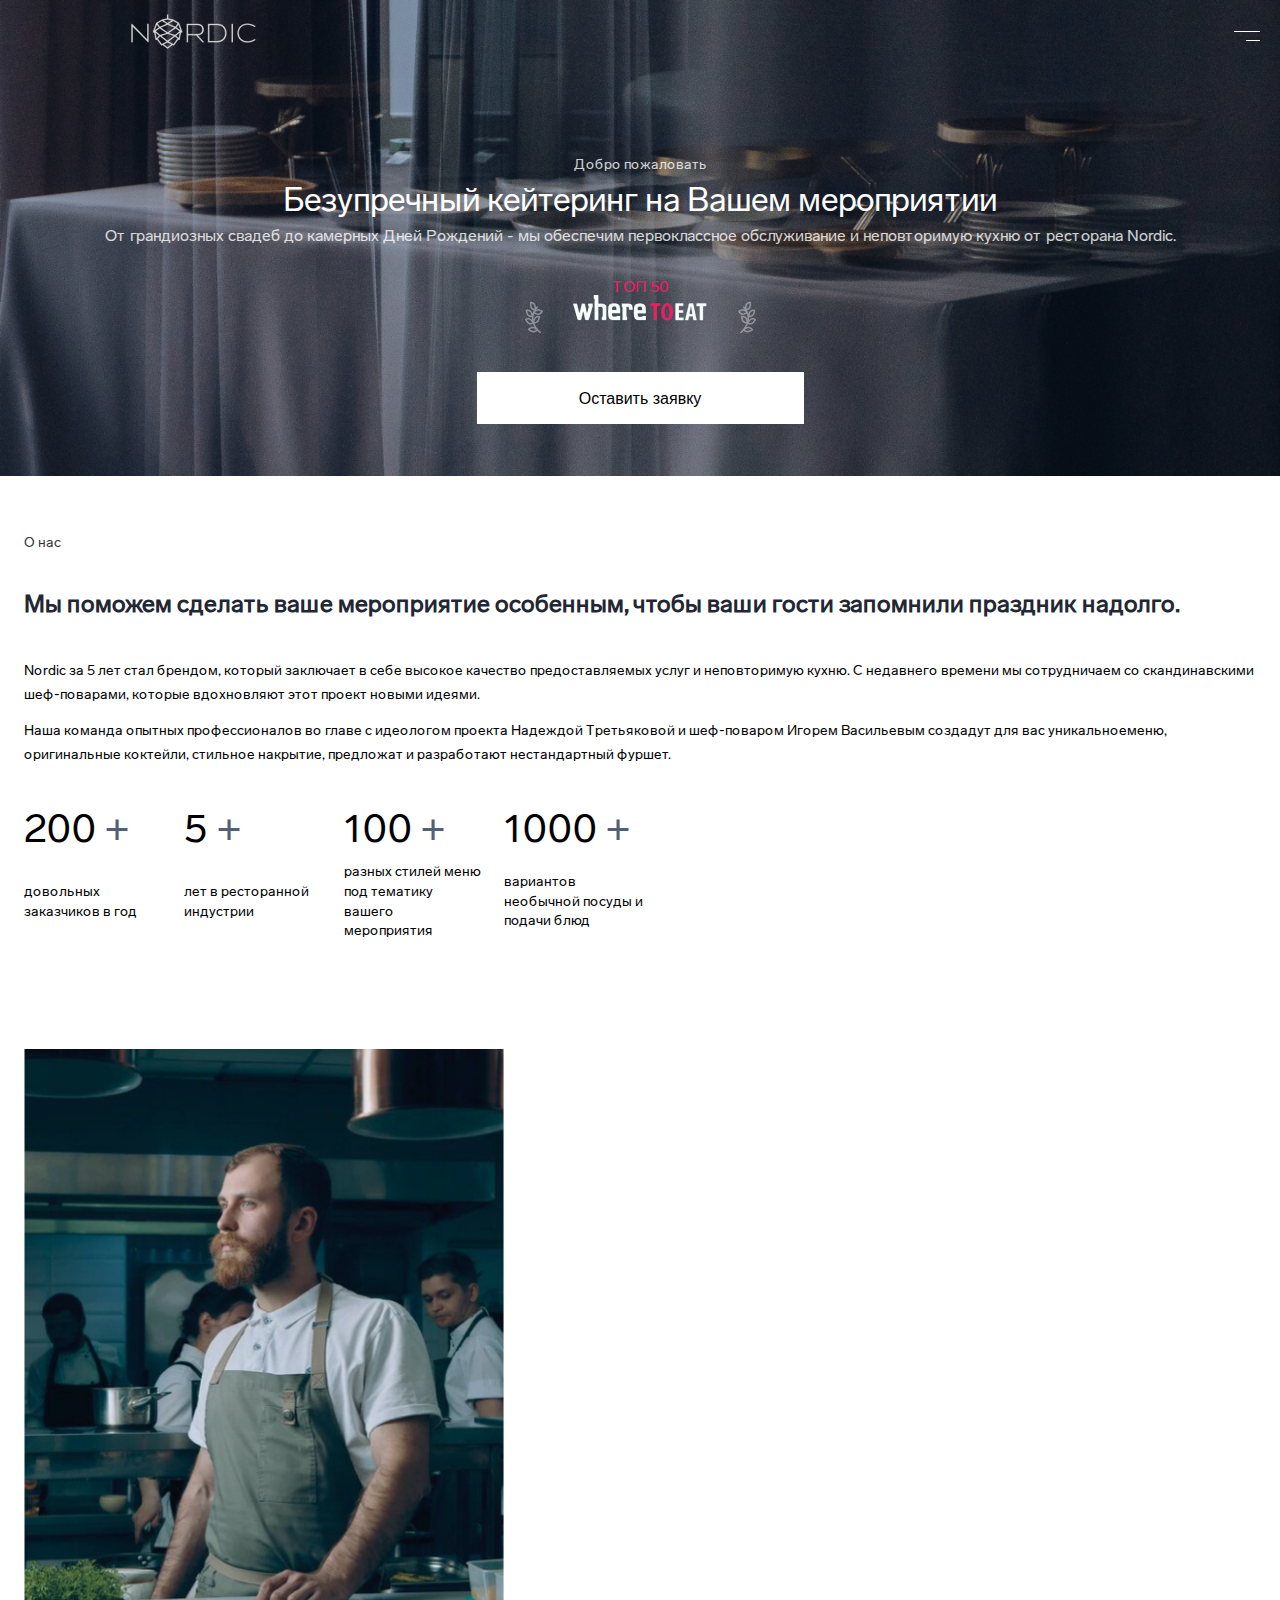
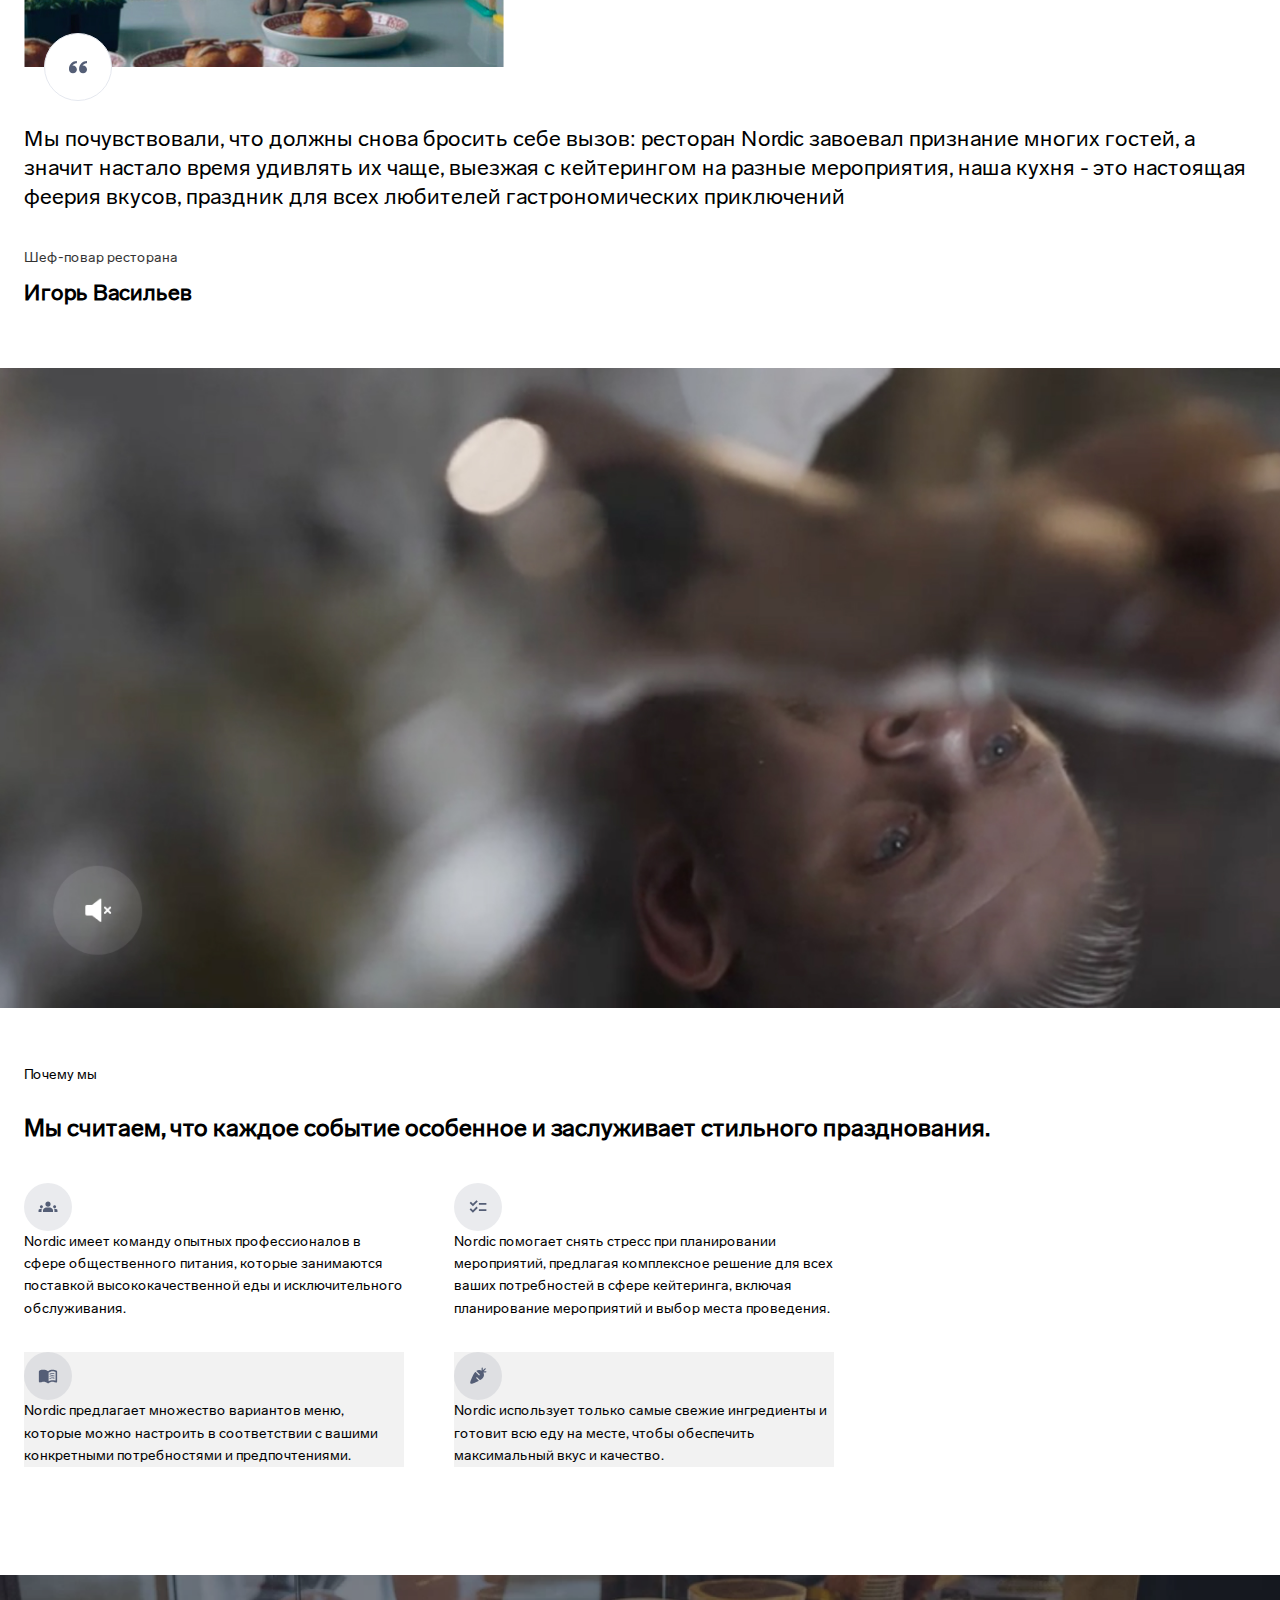
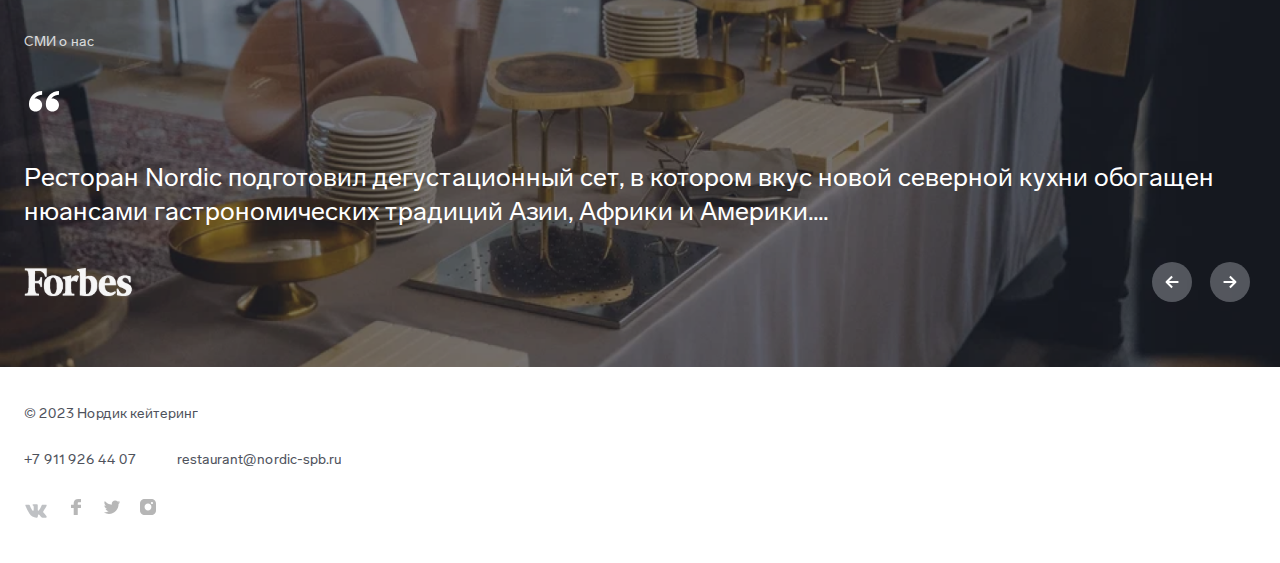
<file: index.html>
<!DOCTYPE html>
<html lang="ru">
    <head>
        <meta charset="UTF-8" >
        <meta name="viewport" content="width=device-width, initial-scale=1.0" >
        <title>Кейтеринг</title>
        <link rel="stylesheet" href="css/normalize.css">
        <link rel="stylesheet" href="css/style.css">
    </head>
    <body>
        <a class="skip-link" href="#main">
            Перейти к контенту
        </a>
    <header class = "header">
        <div class="dek-best-logo">
            <p class="dek-best">Лучший кейтеринг в Санкт-Петербурге</p>
            <div class="logo"> 
                <a class = "header-link-catering" href=""><img class= "logo-i" src="img/logo.png" alt="nordic" /></a>
            </div>
        </div>
        <div class="dek-number-menu">
            <div class="n-c">
                <p class="dek-number">+7 921 123 45 67</p>
                <a class="dek-number" href="#">contact@nordic-c.ru</a>
            </div>
            <nav class="dek-menu">
                <ul class="dek-list">
                    <li class="dek-item"><a class="dek-menu-text" href="">Вид кейтеринга </a><img src="img/menu-str.svg" alt=""></li>
                    <li class="dek-item"><a class="dek-menu-text" href="">События</a><img src="img/menu-str.svg" alt=""></li>
                    <li class="dek-item"><a class="dek-menu-text" href="">Площадки </a><img src="img/menu-str.svg" alt=""></li>
                    <li class="dek-item"><a class="dek-menu-text" href="">Услуги</a></li>
                    <li class="dek-item"><a class="dek-menu-text" href="">О компании</a><img src="img/menu-str.svg" alt=""></li>
                </ul>
            </nav>
        </div>
        <button class="hero-menu-btn"><img src="/img/menu.svg" alt="menu"></button>
    </header>
    <main id = "main">
        <section class="section-hero wrapper">
            <div class="section-hero-text">
                <p class ="hero-welcome">Добро пожаловать</p>
                <h1 class ="hero-catering">Безупречный кейтеринг на Вашем мероприятии</h1>
                <p class ="hero-description">
                    От грандиозных свадеб до камерных Дней Рождений - мы
                    обеспечим первоклассное обслуживание и неповторимую кухню от ресторана
                    Nordic.</p>
                </div>
                <div class="section-hero-text2 wrapper">
                    <p class ="hero-top">ТОП 50</p>
                    <div class="hero-img-row">
                        <img class ="hero-sheet-img" src="/img/sheet1.svg " alt="">
                        <img class ="hero-where-img"  src="/img/wheretoeat.png " alt="where to eat?">
                        <img  class="hero-sheet-img" src="/img/sheet2.svg " alt="">
                    </div>
                    <div class = "btcontainer">
                        <button class="hero-button">Оставить заявку</button>
                    </div>
                </div>
        </section>
        <section class="section-us">
            <div class = "container">
                <div class="dek-section-us">
                    <div class="dek-us-1">
                        <h2 class="hero-h2">О нас</h2>
                    </div>
                    <div class="dek-us-2">
                        <p class="us-help-p">
                            Мы поможем сделать ваше мероприятие особенным, чтобы ваши гости запомнили
                            праздник надолго.
                        </p>
                        <div class="us-brand-dek">
                            <p class="us-brand-p">
                                Nordic за 5 лет стал брендом, который заключает в себе высокое качество
                                предоставляемых услуг и неповторимую кухню. С недавнего времени мы
                                сотрудничаем со скандинавскими шеф-поварами, которые вдохновляют этот
                                проект новыми идеями.
                            </p>
                            <p class="us-brand-p2">
                                Наша команда опытных профессионалов во главе с идеологом проекта
                                Надеждой Третьяковой и шеф-поваром Игорем Васильевым создадут для вас
                                уникальноеменю, оригинальные коктейли, стильное накрытие, предложат и
                                разработают нестандартный фуршет.
                            </p>
                        </div>
                        <button class="dek-btn">Подробнее о компании</button>
                    </div>
                </div>
                <div class="ul-us-row">
                    <ul class="us-ul-digit1">
                        <li class="us-list-digit">
                            <p class="us-digit">200 <span class="us-plus"> + </span> </p>
                            <p class="us-list-p">довольных заказчиков в год</p>
                        </li>
                        <li class="us-list-digit">
                            <p class="us-digit">5 <span  class="us-plus"> + </span> </p>
                            <p class="us-list-p">лет в ресторанной индустрии</p>
                        </li>
                        <li class="us-list-digit">
                            <p class="us-digit">100 <span  class="us-plus"> + </span> </p>
                            <p class="us-list-p">разных стилей меню под тематику вашего мероприятия</p>
                        </li>
                        <li class="us-list-digit">
                            <p class="us-digit">1000 <span  class="us-plus"> + </span> </p>
                            <p class="us-list-p">вариантов необычной посуды и подачи блюд</p>
                        </li>
                    </ul>
                </div>
            </div>
        </section>
        <section class="section-shef">
            <div class = "container"> 
                <div class="dek-shef-1">
                    <img class="shef-img" src="/img/shef.jpg" alt="Игорь Васильев">
                    <div class="dek-shef-2">
                        <img class="img-ff" src="/img/ellipse.svg " alt="Кавычки">
                        <p class="shef-feel-p">Мы почувствовали, что должны снова бросить себе вызов: ресторан Nordic завоевал признание многих гостей, а значит настало время удивлять их чаще, выезжая с кейтерингом на разные мероприятия, наша кухня - это настоящая феерия вкусов, праздник для всех любителей гастрономических приключений</p>
                        <h2 class="hero-h2-shef">Шеф-повар ресторана</h2>
                        <p class="shef-name">
                        Игорь Васильев
                        </p>
                    </div>    
                </div>
            </div>
        </section>
        <section class="section-video">            
                <div class="video-container"><img class="shef-video" src="/img/video-dekstop.jpg" alt=""></div>   
        </section>
        <section class="section-whyus">
            <div class = "container">
                <div class="dek-whyus">
                    <h2 class="hero-h2-whyus">Почему мы</h2>
                    <div class="dek-whyus-ul">
                        <p class="whyus-think-p">Мы считаем, что каждое событие особенное и заслуживает стильного празднования.</p>
                        <div class="whyus-ul-item">
                            <ul class="bbb">
                                <li class="whyus-list">
                                    <img src="/img/people.svg" alt="люди" >
                                    <p class="whyus-list-p">
                                        Nordic имеет команду опытных профессионалов в сфере общественного питания, которые занимаются поставкой высококачественной еды и исключительного обслуживания.
                                    </p>
                                </li>
                                <li class="whyus-list">
                                    <img src="/img/book.svg" alt="книга" >
                                    <p class="whyus-list-p">
                                        Nordic предлагает множество вариантов меню, которые можно настроить в соответствии с вашими конкретными потребностями и предпочтениями.
                                    </p>
                                </li>
                            </ul>
                            <ul>
                                <li class="whyus-list">
                                    <img src="/img/task.svg" alt="список" >
                                    <p class="whyus-list-p">
                                        Nordic помогает снять стресс при планировании мероприятий, предлагая комплексное решение для всех ваших потребностей в сфере кейтеринга, включая планирование мероприятий и выбор места проведения.
                                    </p>
                                </li>
                                <li class="whyus-list">
                                    <img src="/img/carrot.svg" alt="морковь" >
                                    <p class="whyus-list-p">
                                        Nordic использует только самые свежие ингредиенты и готовит всю еду на месте, чтобы обеспечить максимальный вкус и качество.
                                    </p>
                                </li>
                                <!-- <div>
                                    <li class="whyus-list">
                                        <div class="loader"></div>
                                            <img class="aim" src="/img/carrot.svg" alt="морковь" >
                                            <p class="whyus-list-p">
                                                Nordic использует только самые свежие ингредиенты и готовит всю еду на месте, чтобы обеспечить максимальный вкус и качество.
                                            </p>
                                    </li>
                                </div> -->
                            </ul>
                        </div>
                    </div>
                </div>
            </div>
        </section>
        <section class="section-smi">
            <div class = "container">
                <div class="dek-smi">
                    <h2 class="hero-hsmi">СМИ о нас</h2>
                    <div class="dek-smi-2">
                        <img class="smi-img" src="/img/ff.svg" alt="Кавычки">
                        <p class="smi-text">
                            Ресторан Nordic подготовил дегустационный сет, в котором вкус новой северной кухни обогащен нюансами гастрономических традиций Азии, Африки и Америки....
                        </p>
                        <div class="forbes-arrow">
                            <img class="forbes-img" src="/img/forbes.svg" alt="Forbes">
                            <div class="arrow">
                                <button class="b-str1">
                                    <span class="sr-only"> стрелка влево</span>
                                    <img class="arrow-left-img" src="/img/arrowleft.svg" alt="">
                                </button>
                                <button class="b-str1">
                                    <span class="sr-only"> стрелка вправо</span>
                                    <img class="arrow-right-img" src="/img/arrowright.svg" alt="">
                                </button>
                            </div>
                        </div>
                    </div>
                </div>
            </div>
        </section>
        </main>
    <footer class="section-footer">
        <section class="container">
            <div class="dek-contact">
                <div class="dek-footer">
                    <p class="footer-list-contacts">© 2023 Нордик кейтеринг</p>
                    <ul class="footer-ul-contacts">
                        <li class="footer-list-contacts">+7 911 926 44 07</li>
                        <li>
                            <a href="" class="footer-list-contacts">restaurant@nordic-spb.ru</a>
                        </li>
                    </ul>
                </div>
                <div>
                    <ul class="footer-ul-icons">
                        <li class="footer-list-icons">
                            <a href=""> <img src="/img/vk2.svg" alt="VK"> </a>
                        </li>
                        <li class="footer-list-icons">
                            <a href=""> <img src="/img/fb.svg" alt="F"> </a>
                        </li>
                        <li class="footer-list-icons">
                            <a href=""> <img src="/img/twitter.svg" alt="TW"> </a>
                        </li>
                        <li class="footer-list-icons">
                            <a href=""> <img src="/img/insta.svg" alt="IG"> </a>
                        </li>
                    </ul>
                </div>
            </div>
        </section>
    </footer>
    </body>
</html>
</file>
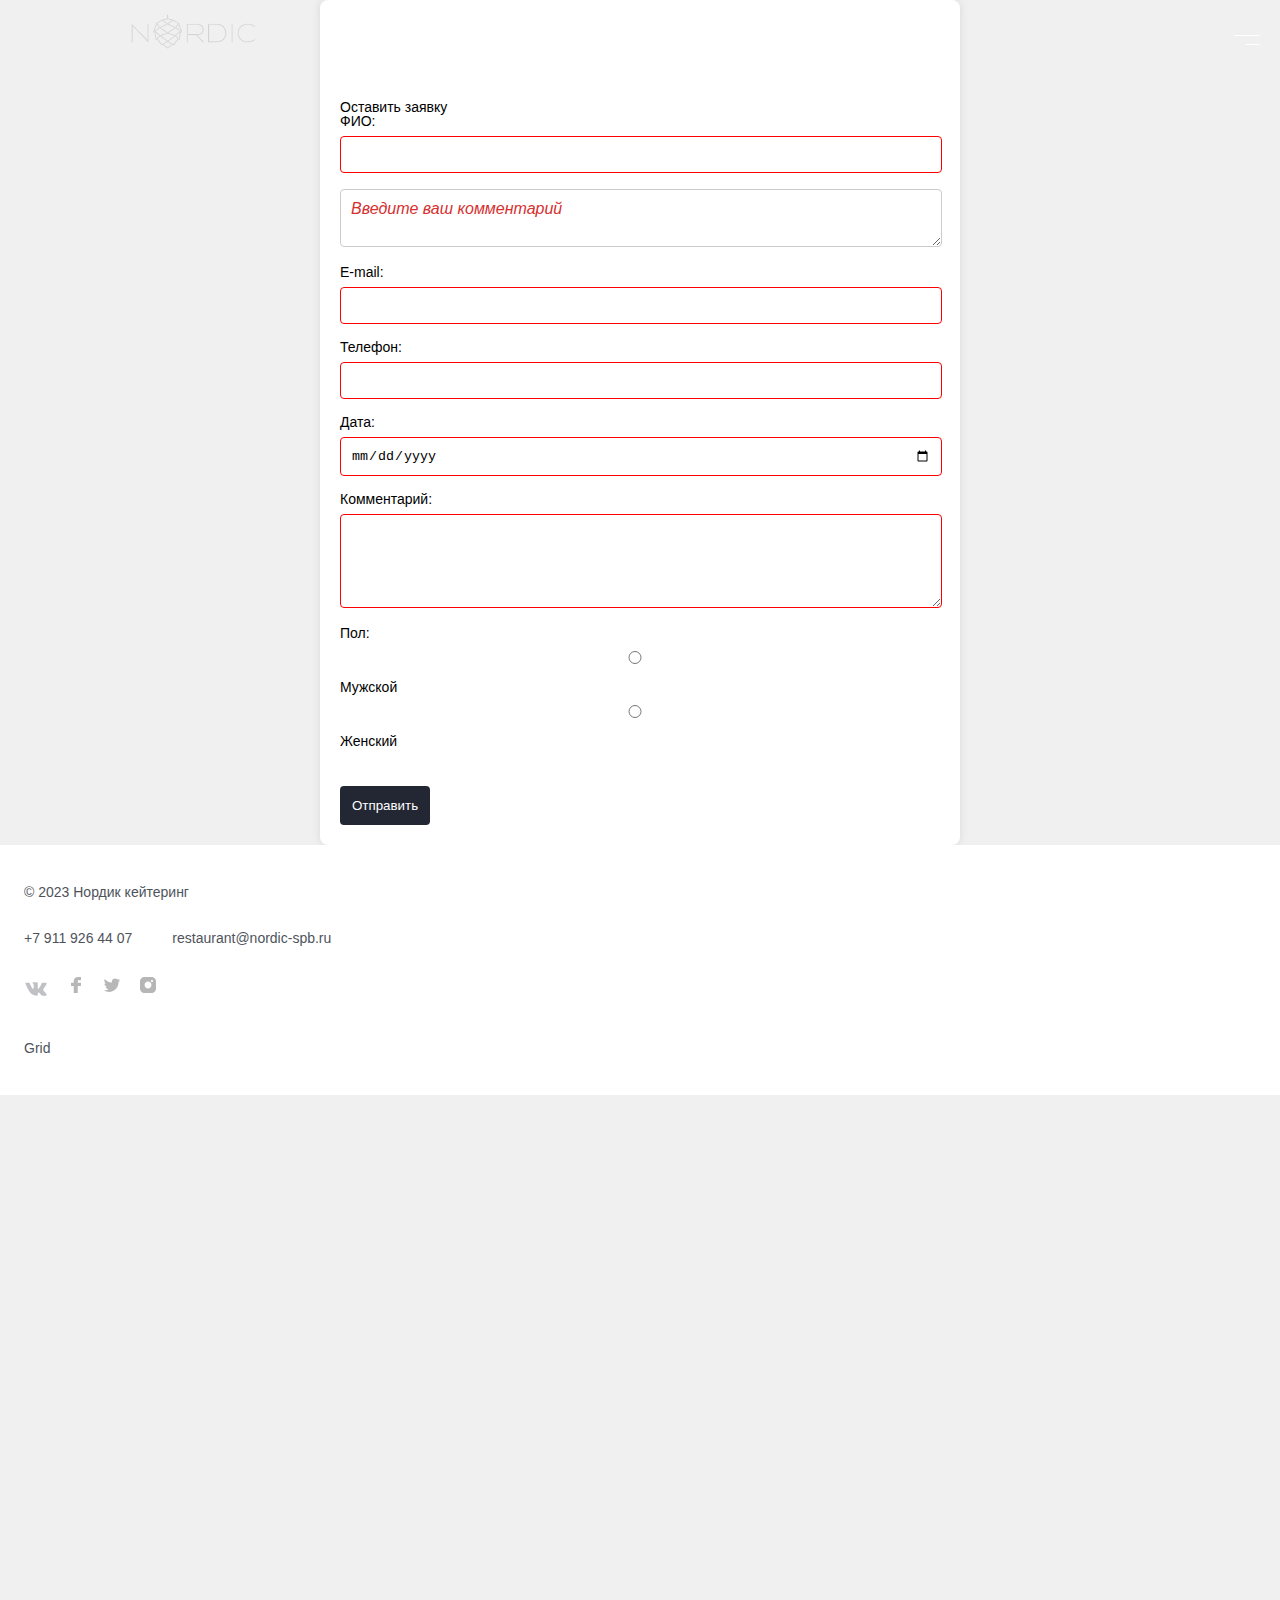
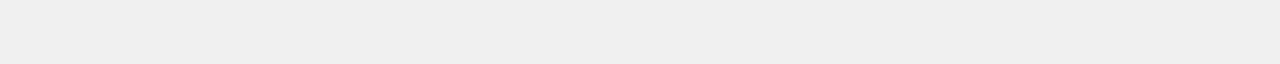
<file: form.html>
<!DOCTYPE html>
<html lang="en">
    <head>
        <meta charset="UTF-8" >
        <meta name="viewport" content="width=device-width, initial-scale=1.0" >
        <title>Кейтеринг</title>
        <link rel="stylesheet" href="css/normalize.css">
        <link rel="stylesheet" href="css/style.css">
        <link rel="stylesheet" href="css/form.css">
    </head>
    <body>
    <header class = "header">
        <a class = "header-link-catering" href=""><img class = "logo" src="img/logo.png" alt="nordic" /></a> 
        <button class="hero-menu-btn"><img src="/img/menu.svg" alt="menu"></button>
    </header>
    <main>
    <div class="container_form_page">
        <h2 class="hero_h2-form">Оставить заявку</h2>
        <form class="contact-form" action="https://httpbin.org/" method="post">
            <label for="fullname">ФИО:</label>
            <input type="text" id="fullname" name="fullname" required>
        
            <textarea placeholder="Введите ваш комментарий"></textarea>
        
            <label for="email">E-mail:</label>
            <input type="email" id="email" name="email" required>
        
            <label for="phone">Телефон:</label>
            <input type="tel" id="phone" name="phone" required>
        
            <label for="date">Дата:</label>
            <input type="date" id="date" name="date" required>
        
            <label for="comment">Комментарий:</label>
            <textarea id="comment" name="comment" rows="4" required></textarea>
        
            <label for="gender">Пол:</label>
            <div class="gender-container">
            <input type="radio" id="male" name="gender" value="male">
            <label for="male">Мужской</label>
        
            <input type="radio" id="female" name="gender" value="female">
            <label for="female">Женский</label>
            </div>
            
            <div class="button-container">
            <button type="submit" class="submit-button">Отправить</button>
            </div>
        </form>
    </div>
    </main>
    <footer class="section-footer">
        <section class="container">
            <p class="footer-list-contacts">© 2023 Нордик кейтеринг</p>
            <ul class="footer-ul-contacts">
                <li class="footer-list-contacts">+7 911 926 44 07</li>
                <li>
                    <a href="" class="footer-list-contacts">restaurant@nordic-spb.ru</a>
                </li>
            </ul>
            <ul class="footer-ul-icons">
                <li class="footer-list-icons">
                    <a href=""> <img src="/img/vk2.svg" alt="VK"> </a>
                </li>
                <li class="footer-list-icons">
                    <a href=""> <img src="/img/fb.svg" alt="F"> </a>
                </li>
                <li class="footer-list-icons">
                    <a href=""> <img src="/img/twitter.svg" alt="TW"> </a>
                </li>
                <li class="footer-list-icons">
                    <a href=""> <img src="/img/insta.svg" alt="IG"> </a>
                </li>
            </ul>
            <a class="footer-list-contacts" href="grid.html">Grid</a>
        </section>
        <div class="logof">
            <a class = "header-link-catering" href=""><img class= "logo-i" src="img/logo.png" alt="nordic" /></a>
        </div>
    </footer>
    </body>
</file>
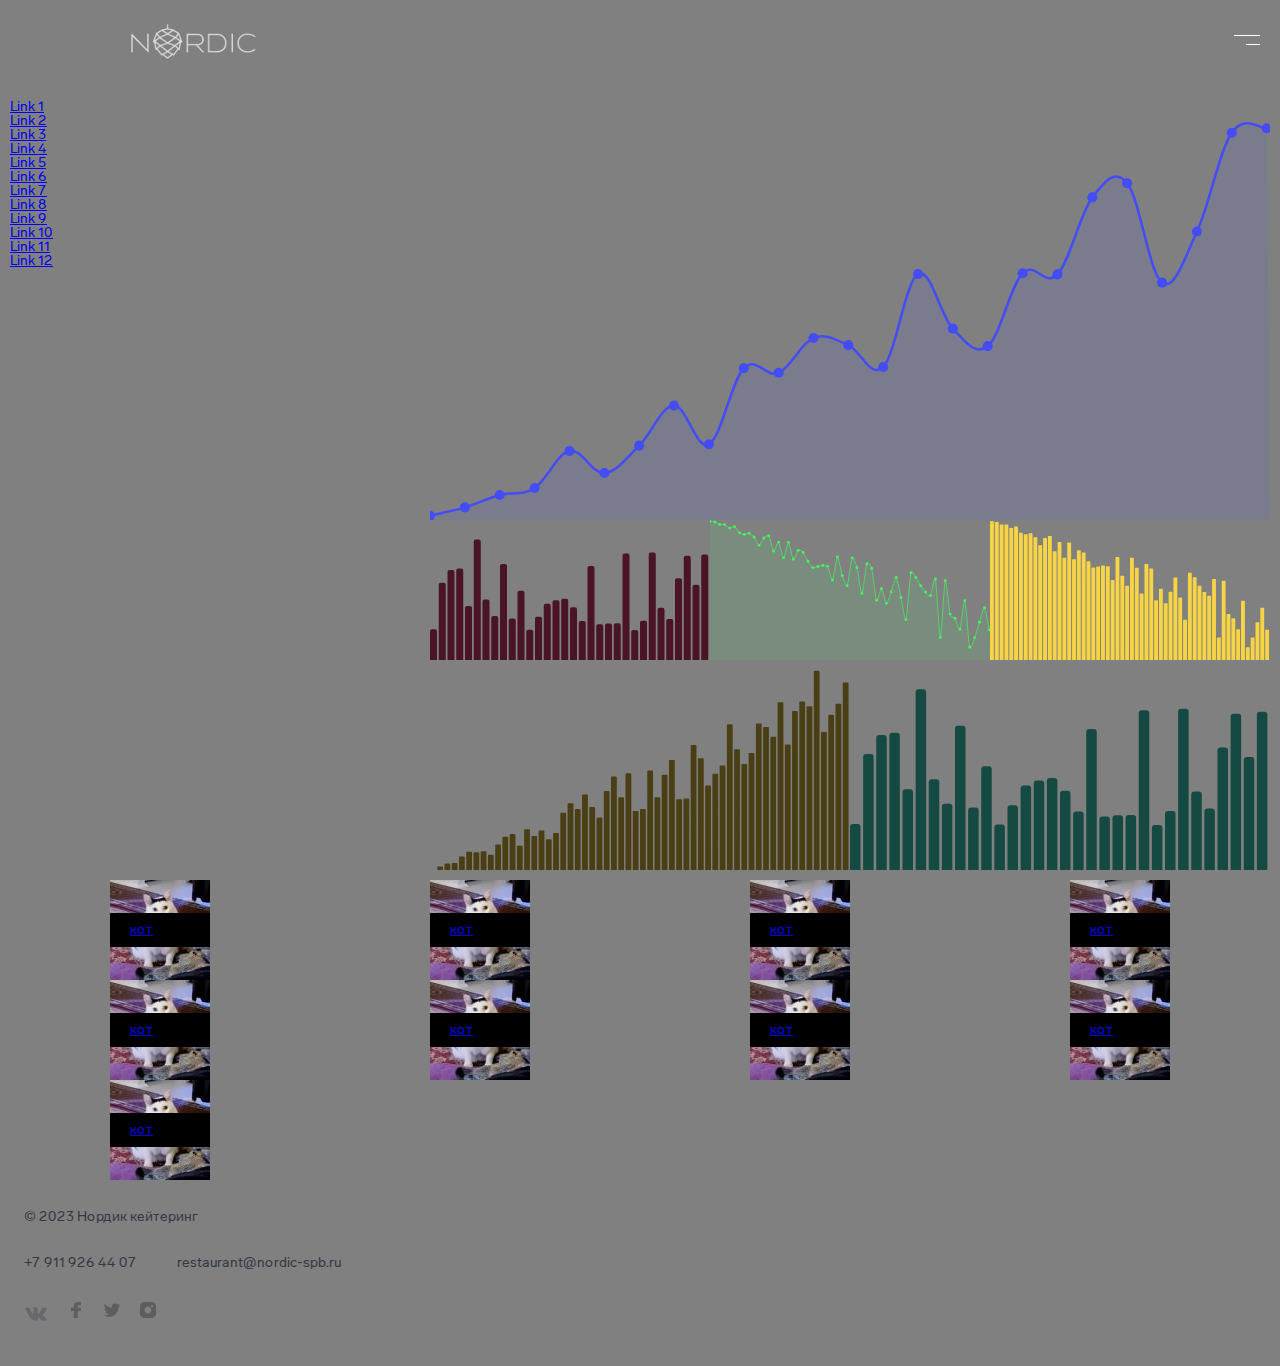
<file: grid.html>
<!DOCTYPE html>
<html lang="ru">

<head>
  <meta charset="UTF-8" >
  <meta name="viewport" content="width=device-width, initial-scale=1.0" >
  <title>Кейтеринг</title>
  <link rel="stylesheet" href="css/normalize.css">

  <link rel="stylesheet" href="css/style.css">
  <link rel="stylesheet" href="css/gridstyle.css">
</head>

<body>
    <header class="header">
      <a class = "header-link-catering" href=""><img class = "logo" src="img/logo.png" alt="nordic" /></a> 
      <button class="hero-menu-btn"><img src="/img/menu.svg" alt="menu"></button>
    </header>

    <main>
        <section class="dashboard">
            <div class="links">
                <p><a href="#">Link 1</a></p>
                <p><a href="#">Link 2</a></p>
                <p><a href="#">Link 3</a></p>
                <p><a href="#">Link 4</a></p>
                <p><a href="#">Link 5</a></p>
                <p><a href="#">Link 6</a></p>
                <p><a href="#">Link 7</a></p>
                <p><a href="#">Link 8</a></p>
                <p><a href="#">Link 9</a></p>
                <p><a href="#">Link 10</a></p>
                <p><a href="#">Link 11</a></p>
                <p><a href="#">Link 12</a></p>
            </div>
            <div class="graf">
                <div class="largbocks">
                    <img src="img/graf1.svg" alt="Chart1">
                </div>
                <div class="smallbocks">
                    <img src="img/graf2.svg" alt="Chart2">
                </div>
                <div class="smallbocks">
                    <img src="img/graf3.svg" alt="Chart3">
                </div>
                <div class="smallbocks">
                    <img src="img/graf4.svg" alt="Chart4">
                </div>
                <div class="mediumbocks">
                    <img src="img/graf5.svg" alt="Chart5">
                </div>
                <div class="mediumbocks">
                    <img src="img/graf6.svg" alt="Chart 6">
                </div>
            </div>
        </section>

        <section class="gallery">
            <div class="item">
                <img class="itemimg" src="img/cat1.jpeg" alt="Chart 6">
                <a href="#"  class="itema">кот</a>
            </div>
            <div class="item">
                <img class="itemimg" src="img/cat1.jpeg" alt="Chart 6">
                <a href="#"  class="itema">кот</a>
            </div>
            <div class="item">
                <img class="itemimg" src="img/cat1.jpeg" alt="Chart 6">
                <a href="#"  class="itema">кот</a>
            </div>
            <div class="item">
                <img class="itemimg" src="img/cat1.jpeg" alt="Chart 6">
                <a href="#"  class="itema">кот</a>
            </div>
            <div class="item">
                <img class="itemimg" src="img/cat1.jpeg" alt="Chart 6">
                <a href="#"  class="itema">кот</a>
            </div>
            <div class="item">
                <img class="itemimg" src="img/cat1.jpeg" alt="Chart 6">
                <a href="#"  class="itema">кот</a>
            </div>
            <div class="item">
                <img class="itemimg" src="img/cat1.jpeg" alt="Chart 6">
                <a href="#"  class="itema">кот</a>
            </div>
            <div class="item">
                <img class="itemimg" src="img/cat1.jpeg" alt="Chart 6">
                <a href="#"  class="itema">кот</a>
            </div>
            <div class="item">
                <img class="itemimg" src="img/cat1.jpeg" alt="Chart 6">
                <a href="#"  class="itema">кот</a>
            </div>
        </section>
    </main>

    <footer class="section6">
    <section class="container">
        <p class="footer-list-contacts">© 2023 Нордик кейтеринг</p>
        <ul class="footer-ul-contacts">
            <li class="footer-list-contacts">+7 911 926 44 07</li>
            <li>
                <a href="" class="footer-list-contacts">restaurant@nordic-spb.ru</a>
            </li>
        </ul>
        <ul class="footer-ul-icons">
            <li class="footer-list-icons">
                <a href=""> <img src="/img/vk2.svg" alt="VK"> </a>
            </li>
            <li class="footer-list-icons">
                <a href=""> <img src="/img/fb.svg" alt="F"> </a>
            </li>
            <li class="footer-list-icons">
                <a href=""> <img src="/img/twitter.svg" alt="TW"> </a>
            </li>
            <li class="footer-list-icons">
                <a href=""> <img src="/img/insta.svg" alt="IG"> </a>
            </li>
        </ul>
    </section>
    </footer>
</body>

</html>
</file>
<file: css/style.css>
@font-face {
  font-display: swap;
  font-family: "Lab Grotesque";
  src: url(/fonts/LabGrotesque-Bold.woff);
}

@font-face {
  font-display: swap;
  font-family: "Lab Grotesque";
  src: url(/fonts/LabGrotesque-Light.woff);
}

@font-face {
  font-display: swap;
  font-family: "Lab Grotesque";
  src: url(/fonts/LabGrotesque-Medium.woff);
}

@font-face {
  font-display: swap;
  font-family: "Lab Grotesque";
  src: url(/fonts/LabGrotesque-Regular.woff);
}
.skip-link{
  display: block;
  position: absolute;
  top: 0;
  left: 50%;
  padding: 10px 15px;
  color: var(--text-color1);
  background: var(--text-color3);
  transform: translateY(-100%);
}
.skip-link:focus {
  transform: translateY(20%);
}
::selection {
  background-color: var(--text-color3);
  color: var(--text-color2);
}
a:hover {
  color: var(--text-color3);
  text-decoration: underline;
}

a:active {
  color: #00ff00;
}

a:focus {
  outline: none;
}
.b-str1{
  border: none;
  background: none;


}
button:hover {
  background-color: #999;
  transform: scale(1.1) rotate(5deg);
  box-shadow: 0 2px 4px rgba(0, 0, 0, 0.2);
}

button:active {
  background-color: #555;
}

button:focus {
  outline: none;
  box-shadow: 0 0 10px var(--text-color3);
}
button {
  cursor: pointer;
  transition: transform 0.3s ease, background-color 0.3s ease,
    box-shadow 0.3s ease, color 0.3s ease;
}

.whyus-list:nth-child(even) {
  background-color: #f2f2f2; /* Цвет для четных элементов */
}

.whyus-list:nth-child(odd) {
  background-color: #ffffff; /* Цвет для нечетных элементов */
}

.logof {
  transform: rotate(30deg) scale(1.5) skewX(10deg) skewY(5deg);
}

@keyframes spin {
  0% {
    transform: rotate(0deg);
  }
  100% {
    transform: rotate(360deg);
  }
}

@keyframes fadeOut {
  0% {
    opacity: 1;
  }
  100% {
    opacity: 0;
  }
}

.loader {
  border: 8px solid var(--text-color3);
  border-top: 8px solid #ffffff;
  border-radius: 50%;
  width: 30px;
  height: 30px;
  animation: spin 7s linear infinite, fadeOut 5s ease-out 5s forwards;

  position: absolute;
  /*top: 40px;
  left: 95px;*/
  z-index: 2;
}

@keyframes fadein {
  0% {
    opacity: 0;
  }
  100% {
    opacity: 1;
  }
}

.aim {
  max-width: 100%;
  animation: fadein 35s;
  position: relative;
  z-index: 1;
}

.sr-only {
  position: absolute;
  width: 1px;
  height: 1px;
  padding: 0;
  margin: -1px;
  overflow: hidden;
  clip: rect(0, 0, 0, 0);
  white-space: nowrap;
  border-width: 0;
}

:root {
  --text-color1: white;
  --text-color2: #222733;
  --back-color1: #161c2d;
  --text-color3: #f31b62;
  font-family: "Lab Grotesque", "Times New Roman", Times;
  font-size: 62.5%;
}

h1 {
  font-size: 3.3rem;
  line-height: 100%; /* 3.3rem */
  font-weight: 500;
  margin-bottom: 2.4rem;
  text-align: center;
}

img {
  display: block;
}

.hero-h2 {
  font-size: 1.4rem;
  font-style: normal;
  font-weight: 400;
  line-height: 100%; /* 1.4rem */
  opacity: 0.8;
}

body {
  background-color: var(--text-color2);
  font-weight: 400;
  font-size: 1.4rem;
}
.header {
  justify-content: space-between;
  position: absolute;
  width: 100%;
  display: flex;
}
.container {
  padding: 0 2.4rem;
}
.header-link-catering {
  width: 12.9362rem;
  height: 3.7447rem;
}
.hero-menu-btn {
  padding-right: 2rem;
  margin-top: 2.26rem;
  background: none;
  border: none;
}
.logo {
  margin-top: 1.2rem;
  display: flex;
  align-items: center;
  margin-left: 12.8rem;
}
.main {
}
.section-hero {
  background-image: url("/img/hero-dekstop.jpg");
  background-size: cover;
  background-position: center;
  background-repeat: no-repeat;  
}
.section-hero-text {
  margin-left: 1.2rem;
  justify-items: center;
  margin-right: 1.2rem;
  padding-top: 15.8rem;
}
.hero-welcome {
  color: var(--text-color1);

  text-align: center;
  font-style: normal;
  line-height: 1.4rem;
  opacity: 0.8;
}
.hero-catering {
  color: var(--text-color1);
  font-size: 3.3rem;
  margin-top: 1.2rem;
  text-align: center;
}
.hero-description {
  color: var(--text-color1);
  font-size: 1.6rem;
  line-height: 140%; /* 2.24rem */
  text-align: center;
  opacity: 0.8;
  margin-top: -1.6rem;
}
.hero-top {
  color: var(--text-color3);
  font-size: 1.6rem;
  font-style: normal;
  font-weight: 500;
  line-height: 100%;
  text-align: center;
  margin-top: 3.2rem;
}
.hero-img-row {
  display: flex;
  height: 4.5rem;
  justify-content: center;
  gap: 2.8rem;
}
.hero-sheet-img {
}

.hero-where-img {
  width: 13.9rem;
  height: 2.7rem;
}
.hero-button {
  height: 5.2rem;
  width: 32.7rem;
  border: none;
  font-size: 1.6rem;
  font-weight: 500;
  display: flex;
  justify-content: center;
  background: var(--text-color1);
  padding: 1.8rem 4.8rem;
  align-self: stretch;
  margin-top: 3.2rem;
  margin-bottom: 5.2rem;
}
.btcontainer {
  align-items: center;
  display: flex;
  justify-content: center;
}
.section-us {
  background: var(--text-color1);
  padding-top: 6rem;
}
.us-help-p {
  margin-top: 4rem;
  color: var(--text-color2);
  font-size: 2.4rem;
  font-style: normal;
  font-weight: 700;
  line-height: 120%; /* 2.88rem */
}
.us-brand-p {
  margin-top: 4rem;
  font-style: normal;
  font-weight: 300;
  line-height: 170%; /* 2.38rem */
}
.us-brand-p2 {
  margin-top: 1.2rem;
  font-style: normal;
  font-weight: 300;
  line-height: 170%; /* 2.38rem */
}
.ul-us-row {
  display: flex;
  margin-top: 4rem;
  gap: 2.4rem;
}
.us-ul-digit1 {
  display: flex;
  flex-wrap: wrap;
  max-width: 130rem;
}
.us-list-digit {
  display: flex;
  flex-direction: row;
  max-width: 14rem;
  flex-wrap: wrap;
  align-items: flex-start;
  gap: 1.2rem;
  padding-right: 2rem;
}
.us-digit {
  font-size: 4rem;
  font-style: normal;
  font-weight: 500;
  line-height: 110%; /* 4.4rem */
}
.us-plus {
  color: #545e76;
  font-size: 4rem;
  font-style: normal;
  line-height: 110%; /* 4.4rem */
}
.us-list-p {
  font-style: normal;
  font-weight: 300;
  line-height: 140%; /* 1.96rem */
  margin-bottom: 2.4rem;
  max-width: 14rem;
}
.section-shef {
  background: var(--text-color1);
  padding-top: 8.4rem;
}
.shef-img {
  width: 100%;
  height: auto;
  max-width: 48rem;
  max-height: 62rem;
}

.img-ff {
  margin-top: -3.4rem;
}
.shef-name {
  font-size: 2.2rem;
  font-style: normal;
  font-weight: 700;
  line-height: 130%; /* 2.86rem */
}
.shef-feel-p {
  margin-top: 2.4rem;
  font-size: 2.2rem;
  font-style: normal;
  line-height: 130%; /* 2.86rem */
}
.hero-h2-shef {
  font-size: 1.4rem;
  font-style: normal;
  font-weight: 300;
  margin-top: 4rem;
  margin-bottom: 1.4rem;
  opacity: 0.8;
}
.shef-video {
  width: 100%;
  height: auto;
  padding-top: 6rem;
}
.video-container {
  width: 100%;
}
.section-video {
  background-color: #fff;
}
.section-whyus {
  background: var(--text-color1);
  padding-top: 6rem;
}
.whyus-think-p {
  margin-top: 3.2rem;
  font-size: 2.4rem;
  font-style: normal;
  font-weight: 700;
  line-height: 120%; /* 2.88rem */
}
.whyus-ul-item {
  margin-top: 4rem;
  padding-bottom: 7.6rem;
}
.whyus-list {
  display: block;
  align-items: flex-start;
  gap: 2rem;
  align-self: stretch;
}
.whyus-list-p {
  font-style: normal;
  font-weight: 300;
  line-height: 160%; /* 2.24rem */
  margin-bottom: 3.2rem;
  max-width: 38rem;
}
.section-smi {
  background-image: url("/img/smi-dekstop.png");
  background-size: cover;
  background-position: center;
  background-repeat: no-repeat;
  fill-opacity: 0.4;
  padding-top: 6rem;
  padding-bottom: 6.4rem;
}
.hero-hsmi {
  color: var(--text-color1);
  opacity: 0.8;
}
.smi-img {
  margin-bottom: 4rem;
  margin-top: 3.2rem;
}
.smi-text {
  color: var(--text-color1);
  font-size: 2.6rem;
  font-style: normal;
  line-height: 130%; /* 3.38rem */
}
.forbes-arrow {
  display: flex;
  margin-top: 3.2rem;
  justify-content: space-between;
}
.forbes-img {
}
.arrow-left-img {
}
.arrow-right-img {
  margin-left: 0.6rem;
}
.arrow {
  display: flex;
  flex-direction: row;
  justify-content: space-between;
}
.section-footer {
  background-color: var(--text-color1);
  padding-top: 4rem;
}
.footer-ul-contacts {
  display: flex;
  gap: 4rem;
}
.footer-list-contacts {
  margin-bottom: 3.2rem;
  color: var(--text-color2);
  font-style: normal;
  line-height: 100%; /* 1.4rem */
  opacity: 0.8;
  text-decoration: none;
}
.footer-ul-icons {
  display: flex;
  gap: 2rem;
  padding-bottom: 4rem;
}
.footer-list-icons {
}

@media screen and (max-width: 1439px) {
  .dek-best {
    display: none;
  }
  .dek-number-menu {
    display: none;
  }
  .dek-btn {
    display: none;
  }
}
@media screen and (min-width: 1440px) {
  .wrapper {
    max-width: 1500px;
    margin-left: auto;
    margin-right: auto;
    padding-left: 16px;
    padding-right: 16px;
  }
  .dek-best {
    color: #fff;
    font-family: "Lab Grotesque";
    font-size: 1.4rem;
    font-style: normal;
    font-weight: 300;
    line-height: 100%;
    opacity: 0.8;
    display: flex;
    margin-top: 3.2rem;
    margin-left: 13rem;
  }
  .logo {
    margin-top: 1.9rem;
    width: 15.2rem;
    height: 4.4rem;
  }
  .logo-i {
    width: 15.2rem;
    height: 4.4rem;
  }
  .hero-menu-btn {
    display: none;
  }
  .dek-best-logo {
    display: flex;
    flex-direction: column;
  }
  .dek-number-menu {
    padding-right: 13rem;
  }
  .n-c {
    display: flex;
    flex-direction: row;
    gap: 3.2rem;
    margin-top: 3.2rem;
    justify-content: end;
  }
  .dek-menu {
    display: flex;
    flex-direction: row;
    margin-top: 3.9rem;
    gap: 4rem;
    flex-wrap: nowrap;
  }
  .dek-number {
    color: #fff;
    font-family: "Lab Grotesque";
    font-size: 1.4rem;
    font-style: normal;
    font-weight: 300;
    line-height: 100%;
    text-decoration: none;
    opacity: 0.8;
  }
  .dek-menu-text {
    color: #fff;
    font-family: "Lab Grotesque";
    font-size: 1.8rem;
    font-style: normal;
    font-weight: 500;
    line-height: 100%;
    text-decoration: none;
  }
  .dek-list {
    display: flex;
    flex-direction: row;
    gap: 4rem;
  }
  .dek-item {
    display: flex;
    gap: 0.8rem;
    align-content: center;
  }
  .section-hero-text {
    display: flex;
    padding: 0 3rem 0 13rem;
    flex-direction: column;
  }
  .section-hero-text2 {
    padding-top: 4.4rem;
    display: flex;
    flex-direction: column;
    margin-right: 14rem;
  }
  .hero-welcome {
    text-align: start;
  }
  .hero-catering {
    text-align: start;
    max-width: 87rem;
    font-size: 7.2rem;
    margin-top: 1.6rem;
  }
  .hero-description {
    text-align: start;
    max-width: 61.9rem;
    font-size: 1.8rem;
    margin-top: 2rem;
  }
  .section-hero {
    padding-top: 39.4rem;
    display: flex;
    flex-direction: row;
    justify-content: space-between;
  }
  .hero-button {
    display: flex;
    margin-top: 8.2rem;
    width: 28rem;
    margin-bottom: 12rem;
  }
  .container {
    padding: 0 13rem;
  }
  .dek-section-us {
    display: flex;
    flex-direction: row;
    justify-content: space-between;
    padding-top: 14rem;
    gap: 26.4rem;
  }
  .dek-us-1 {
  }
  .dek-us-2 {
    margin-top: -4rem;
  }
  .hero-h2 {
    width: 3.6rem;
  }
  .us-help-p {
    font-size: 4rem;
    font-style: normal;
    font-weight: 700;
    line-height: 120%;
  }
  .us-brand-dek {
    display: flex;
    flex-direction: row;
    justify-content: space-between;
    gap: 8rem;
  }
  .us-brand-p2 {
    margin-top: 6rem;
  }
  .us-brand-p {
    margin-top: 6rem;
  }
  .dek-btn {
    color: #fff;
    font-family: "Lab Grotesque";
    font-size: 1.8rem;
    font-style: normal;
    font-weight: 500;
    line-height: 100%;
    display: flex;
    width: 28rem;
    height: 6rem;
    padding: 2.4rem 3.8rem;
    justify-content: center;
    align-items: center;
    background-color: #222733;
    align-self: stretch;
    margin-top: 6rem;
  }
  .ul-us-row {
    display: flex;
    margin-top: 8rem;
    padding-bottom: 14rem;
  }
  .us-list-digit {
    padding-right: 15rem;
  }
  .section-shef {
    padding-top: 2rem;
  }
  .dek-shef-1 {
    display: flex;
    flex-direction: row;
    justify-content: space-between;
    gap: 10rem;
  }
  .img-ff {
    margin-top: 0.4rem;
    margin-left: -2rem;
  }
  .shef-feel-p {
    font-size: 2.8rem;
    margin-top: 8rem;
  }
  .hero-h2-shef {
    font-size: 1.8rem;
    margin-top: 12rem;
  }
  .shef-name {
    font-size: 2.6rem;
    padding-bottom: 14rem;
    margin-top: 1.4rem;
  }
  .shef-video {
    padding-right: 0;
  }
  .section-whyus {
    padding-top: 14rem;
    padding-bottom: 6.4rem;
  }
  .dek-whyus {
    display: flex;
    flex-direction: row;
    justify-content: space-between;
    gap: 22.3rem;
  }
  .hero-h2-whyus {
    width: 7.8rem;
  }
  .whyus-ul-item{
    display: flex;
    flex-direction: row;
    justify-content: space-between;
    gap: 12rem;
  }
  .section-smi {
    padding-bottom: 16rem;
  }
  .whyus-list {
    display: inline;
  }
  .whyus-list-p {
    margin-top: 2rem;
  }
  .dek-smi {
    display: flex;
    flex-direction: row;
    justify-content: space-between;
    gap: 10.1rem;
    padding-top: 16.7rem;
  }
  .dek-smi-2 {
    margin-top: -3.2rem;
  }
  .hero-hsmi {
    width: 100%;
  }
  .smi-text {
    font-size: 4rem;
    font-style: normal;
    font-weight: 500;
    line-height: 120%;
    margin-top: 4rem;
    margin-bottom: 9.4rem;
    width: 87.2rem;
  }
  .arrow-left-img {
    margin-left: 59.5rem;
  }
  .dek-footer {
    display: flex;
    flex-direction: row;
    justify-content: space-between;
    max-width: 51.3rem;
    gap: 4rem;
  }
  .dek-contact {
    display: flex;
    flex-direction: row;
    justify-content: space-between;
  }
}
@media screen and (min-width:900px) {
  .whyus-ul-item {
    display: flex;
    flex-direction: row;
    /* justify-content: space-between; */
    gap: 5rem;
  }
}
</file>
<file: css/form.css>
body {
  background-color: #f0f0f0;
  font-family: "Roboto", sans-serif;
}

::placeholder {
  color: #d53131;
  font-style: italic;
}
input[type="radio"]:checked + label {
  font-weight: bold;
  color: red;
}
.container_form_page {
  max-width: 60rem;
  margin: 0 auto;
  padding: 2rem;
  background-color: white;
  box-shadow: 0 0 1rem rgba(0, 0, 0, 0.1);
  border-radius: 0.8rem;
  padding-top: 10rem;
  font-family: "Roboto", sans-serif;
  padding-right: 2rem;
}

.contact-form {
  padding-right: 2rem;
}

input:required,
textarea:required,
select:required {
  border: 1px solid red;
}

input:required:focus,
textarea:required:focus,
select:required:focus {
  /* Стили для обязательных полей при фокусе */
  outline-color: red;
}

textarea {
  width: 100%;
  padding: 10px;
  border: 1px solid #ccc;
  border-radius: 5px;
  font-family: Arial, sans-serif;
  font-size: 16px;
  color: #333;
}

label {
  display: block;
  margin-bottom: 0.8rem;
  font-weight: 500;
  font-family: "Roboto", sans-serif;
}

input,
textarea {
  width: 100%;
  padding: 1rem;
  margin-bottom: 1.6rem;
  border: 0.1rem solid #ccc;
  border-radius: 0.4rem;
}

button {
  background-color: var(--text-color2);
  color: white;
  padding: 1.2rem;
  border: none;
  border-radius: 0.4rem;
  cursor: pointer;
  margin-top: 3rem;
}
</file>
<file: css/gridstyle.css>
body{
  background-color: gray;
}
footer{
  padding-top: 30px;
}
.dashboard{
  display: grid;
  grid-template-columns: 1fr 2fr;
  grid-template-areas: "linkss grafic";
  margin: 10px;
  padding-top: 90px;

}

.links{
  grid-area: linkss;
}

.graf{
  display: grid;
  grid-template-columns: repeat(6, 1fr);
  grid-area: grafic;
}

.largbocks{
  grid-column: 1/-1;
}

.smallbocks{
  grid-column: span 2;
}

.mediumbocks{
  grid-column: span 3;
}

.gallery{
  display: grid;
  grid-template-columns: repeat(auto-fill,minmax(300px, 1fr));
}

.item{
  display: grid;
  grid-template-columns: repeat(3, 1fr);
  grid-column: span 1;
  max-width: 100%;
  border-radius: 8px;
  justify-self: center;
  align-items: center;
}

.itemimg{
  grid-column: -1/1;
  grid-row-start: 1;
  max-width: 100%;
}

.itema{
  background-color: black;
  padding: 10px 20px;
  grid-column: -1/1;
  grid-row-start: 1;
}
</file>
